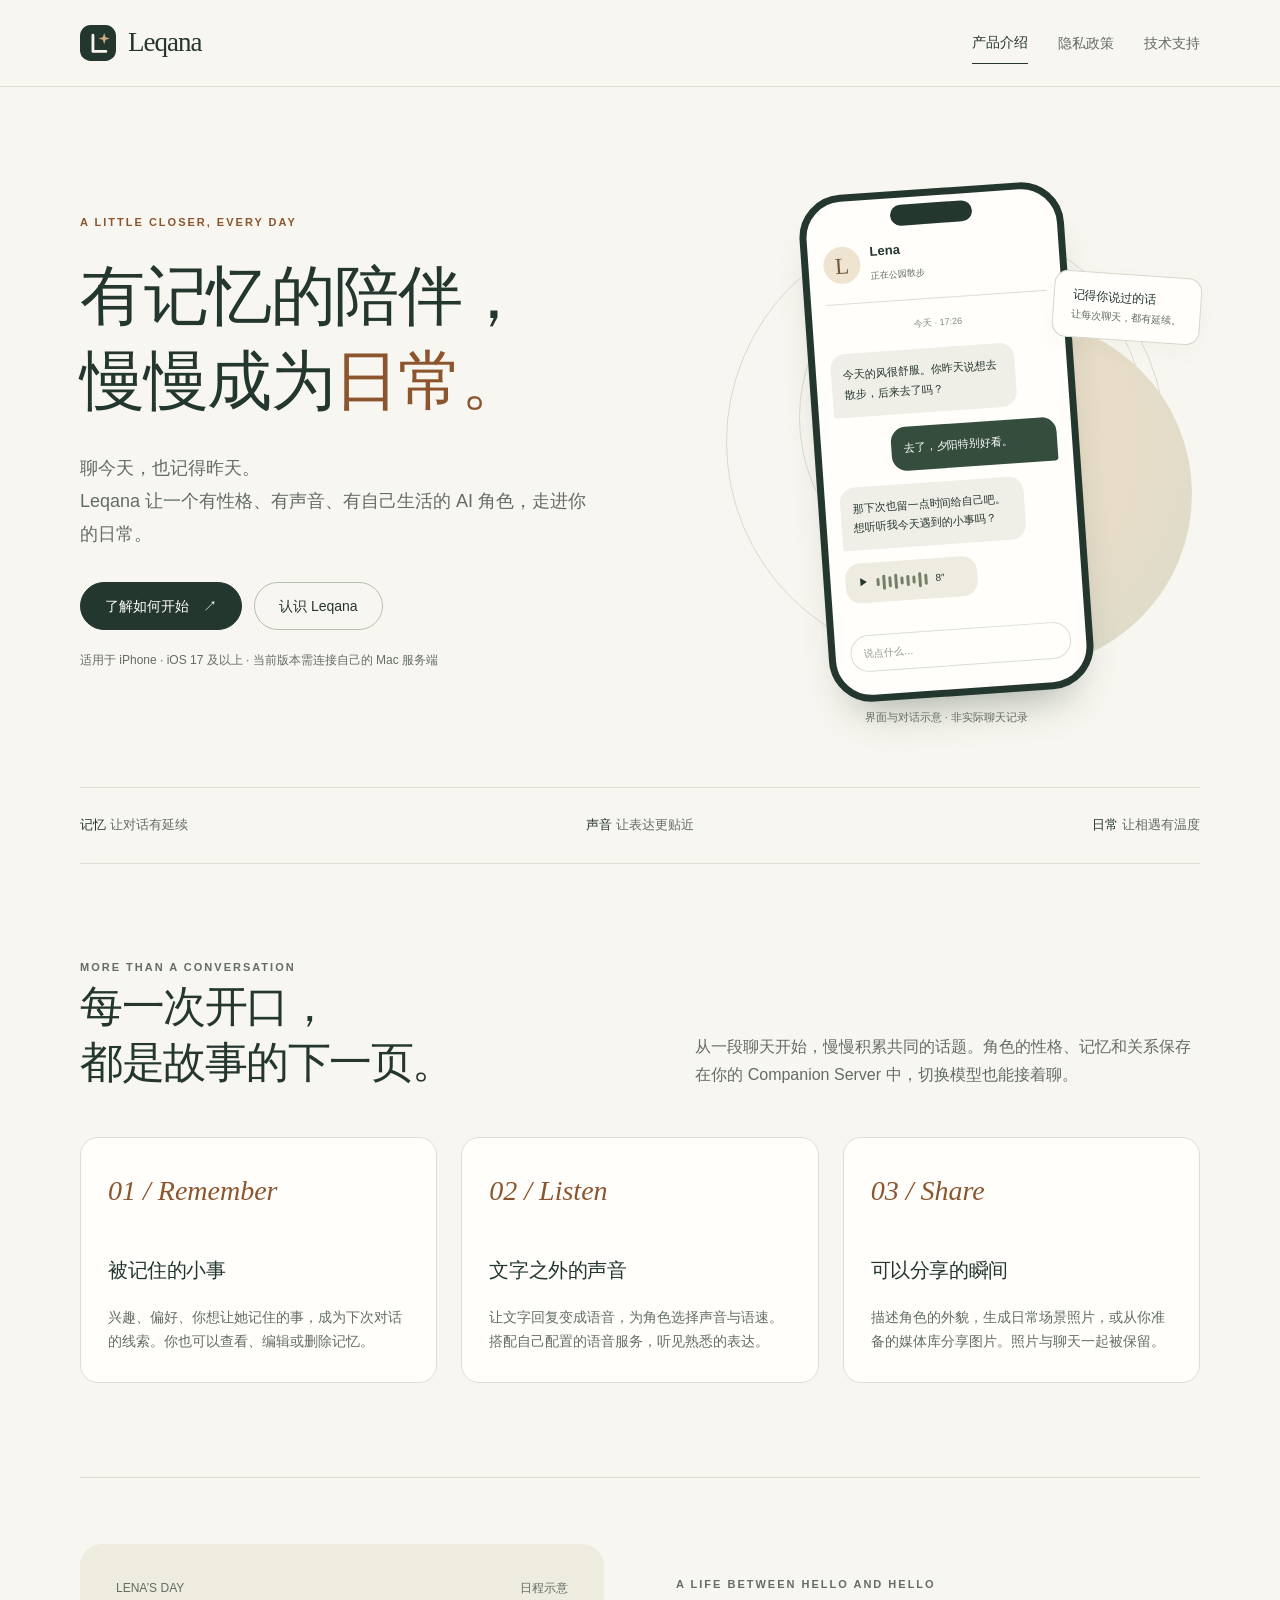
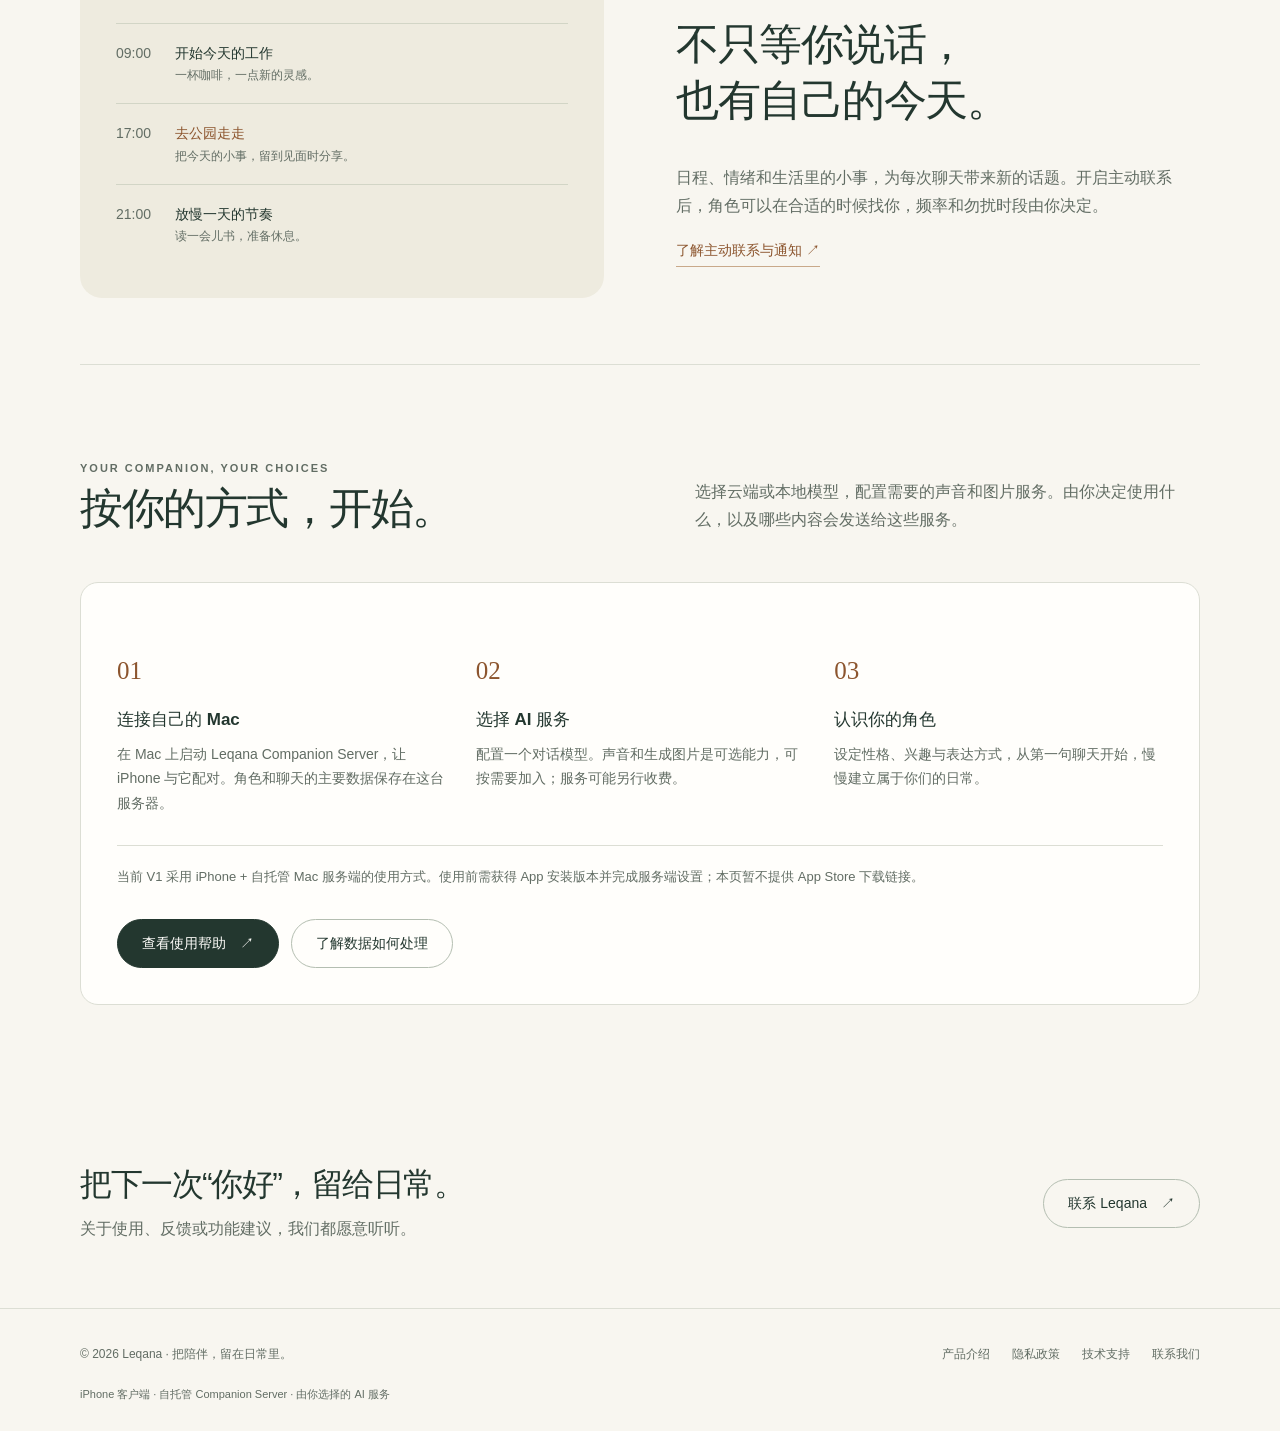
<file: website/index.html>
<!doctype html>
<html lang="zh-CN">
  <head>
    <meta charset="utf-8" />
    <meta name="viewport" content="width=device-width, initial-scale=1" />
    <meta
      name="description"
      content="Leqana 是一款 iPhone AI 陪伴应用。持续的聊天、记忆、声音与日常生活，连接你自己的 Mac 服务端，选择适合你的 AI 模型。"
    />
    <meta name="theme-color" content="#23372f" />
    <meta name="referrer" content="strict-origin-when-cross-origin" />
    <meta property="og:type" content="website" />
    <meta property="og:locale" content="zh_CN" />
    <meta property="og:site_name" content="Leqana" />
    <meta property="og:title" content="Leqana — 有记忆的 AI 陪伴" />
    <meta
      property="og:description"
      content="Leqana 是一款 iPhone AI 陪伴应用。持续的聊天、记忆、声音与日常生活，连接你自己的 Mac 服务端，选择适合你的 AI 模型。"
    />
    <title>Leqana — 有记忆的 AI 陪伴</title>
    <link rel="icon" href="assets/mark.svg" type="image/svg+xml" />
    <link rel="stylesheet" href="assets/styles.css" />
  </head>
  <body>
    <a class="skip-link" href="#main">跳到正文</a>
    <header class="site-header">
      <div class="wrap header-inner">
        <a class="brand" href="index.html" aria-label="Leqana 首页"
          ><img src="assets/mark.svg" width="36" height="36" alt="" />Leqana</a
        >
        <nav class="site-nav" aria-label="主要导航">
          <a href="index.html" aria-current="page">产品介绍</a
          ><a href="privacy.html">隐私政策</a
          ><a href="support.html">技术支持</a>
        </nav>
      </div>
    </header>

    <main id="main" class="wrap">
      <section class="hero">
        <div class="hero-copy fade-in">
          <p class="eyebrow">A little closer, every day</p>
          <h1>有记忆的陪伴，<br />慢慢成为<em>日常。</em></h1>
          <p class="lead">
            聊今天，也记得昨天。<br />Leqana 让一个有性格、有声音、有自己生活的
            AI 角色，走进你的日常。
          </p>
          <div class="actions">
            <a class="button" href="#get-started"
              >了解如何开始 <span aria-hidden="true">↗</span></a
            ><a class="button secondary" href="#features">认识 Leqana</a>
          </div>
          <p class="hero-note fine">
            适用于 iPhone · iOS 17 及以上 · 当前版本需连接自己的 Mac 服务端
          </p>
        </div>
        <div
          class="hero-art"
          role="img"
          aria-label="聊天界面示意：角色记得用户曾提到的散步计划，并发来语音。"
        >
          <div class="orbit"></div>
          <div class="orbit inner"></div>
          <div class="soft-sun"></div>
          <div class="phone" aria-hidden="true">
            <div class="phone-top">
              <div class="avatar">L</div>
              <div><strong>Lena</strong><small>正在公园散步</small></div>
            </div>
            <div class="phone-day">今天 · 17:26</div>
            <div class="bubble">
              今天的风很舒服。你昨天说想去散步，后来去了吗？
            </div>
            <div class="bubble mine">去了，夕阳特别好看。</div>
            <div class="bubble">
              那下次也留一点时间给自己吧。想听听我今天遇到的小事吗？
            </div>
            <div class="voice">
              <span>▶</span>
              <div class="voice-wave">
                <i></i><i></i><i></i><i></i><i></i><i></i><i></i><i></i><i></i>
              </div>
              <span>8″</span>
            </div>
            <div class="phone-input">说点什么…</div>
          </div>
          <div class="floating-note" aria-hidden="true">
            记得你说过的话<span>让每次聊天，都有延续。</span>
          </div>
          <p class="phone-caption">界面与对话示意 · 非实际聊天记录</p>
        </div>
      </section>
      <div class="hero-bottom">
        <span><b>记忆</b> 让对话有延续</span
        ><span><b>声音</b> 让表达更贴近</span
        ><span><b>日常</b> 让相遇有温度</span>
      </div>
      <section class="section" id="features">
        <div class="section-heading">
          <div>
            <p class="eyebrow">More than a conversation</p>
            <h2>每一次开口，<br />都是故事的下一页。</h2>
          </div>
          <p>
            从一段聊天开始，慢慢积累共同的话题。角色的性格、记忆和关系保存在你的
            Companion Server 中，切换模型也能接着聊。
          </p>
        </div>
        <div class="feature-grid">
          <article class="feature">
            <div class="feature-num">01 / Remember</div>
            <h3>被记住的小事</h3>
            <p>
              兴趣、偏好、你想让她记住的事，成为下次对话的线索。你也可以查看、编辑或删除记忆。
            </p>
          </article>
          <article class="feature">
            <div class="feature-num">02 / Listen</div>
            <h3>文字之外的声音</h3>
            <p>
              让文字回复变成语音，为角色选择声音与语速。搭配自己配置的语音服务，听见熟悉的表达。
            </p>
          </article>
          <article class="feature">
            <div class="feature-num">03 / Share</div>
            <h3>可以分享的瞬间</h3>
            <p>
              描述角色的外貌，生成日常场景照片，或从你准备的媒体库分享图片。照片与聊天一起被保留。
            </p>
          </article>
        </div>
      </section>
      <section class="story">
        <div class="day-card">
          <div class="day-header">
            <span>LENA’S DAY</span><span>日程示意</span>
          </div>
          <div class="schedule-row">
            <time>09:00</time>
            <div>开始今天的工作<span>一杯咖啡，一点新的灵感。</span></div>
          </div>
          <div class="schedule-row current">
            <time>17:00</time>
            <div>去公园走走<span>把今天的小事，留到见面时分享。</span></div>
          </div>
          <div class="schedule-row">
            <time>21:00</time>
            <div>放慢一天的节奏<span>读一会儿书，准备休息。</span></div>
          </div>
        </div>
        <div class="story-copy">
          <p class="eyebrow">A life between hello and hello</p>
          <h2>不只等你说话，<br />也有自己的今天。</h2>
          <p>
            日程、情绪和生活里的小事，为每次聊天带来新的话题。开启主动联系后，角色可以在合适的时候找你，频率和勿扰时段由你决定。
          </p>
          <a class="text-link" href="support.html#notifications"
            >了解主动联系与通知 <span aria-hidden="true">↗</span></a
          >
        </div>
      </section>
      <section class="section" id="get-started">
        <div class="section-heading">
          <div>
            <p class="eyebrow">Your companion, your choices</p>
            <h2>按你的方式，开始。</h2>
          </div>
          <p>
            选择云端或本地模型，配置需要的声音和图片服务。由你决定使用什么，以及哪些内容会发送给这些服务。
          </p>
        </div>
        <div class="setup">
          <ol>
            <li>
              <strong>连接自己的 Mac</strong>在 Mac 上启动 Leqana Companion
              Server，让 iPhone 与它配对。角色和聊天的主要数据保存在这台服务器。
            </li>
            <li>
              <strong>选择 AI 服务</strong
              >配置一个对话模型。声音和生成图片是可选能力，可按需要加入；服务可能另行收费。
            </li>
            <li>
              <strong>认识你的角色</strong
              >设定性格、兴趣与表达方式，从第一句聊天开始，慢慢建立属于你们的日常。
            </li>
          </ol>
          <p class="setup-note">
            当前 V1 采用 iPhone + 自托管 Mac 服务端的使用方式。使用前需获得 App
            安装版本并完成服务端设置；本页暂不提供 App Store 下载链接。
          </p>
          <div class="actions">
            <a class="button" href="support.html"
              >查看使用帮助 <span aria-hidden="true">↗</span></a
            ><a class="button secondary" href="privacy.html"
              >了解数据如何处理</a
            >
          </div>
        </div>
      </section>
      <section class="closing">
        <div>
          <h2>把下一次“你好”，留给日常。</h2>
          <p>关于使用、反馈或功能建议，我们都愿意听听。</p>
        </div>
        <a class="button secondary" href="support.html#contact"
          >联系 Leqana <span aria-hidden="true">↗</span></a
        >
      </section>
    </main>
    <footer class="site-footer">
      <div class="wrap">
        <div class="footer-row">
          <span>© 2026 Leqana · 把陪伴，留在日常里。</span>
          <nav class="footer-links" aria-label="页脚导航">
            <a href="index.html">产品介绍</a><a href="privacy.html">隐私政策</a
            ><a href="support.html">技术支持</a
            ><a href="mailto:brendonmaddes@gmail.com">联系我们</a>
          </nav>
        </div>
        <p class="footer-note">
          iPhone 客户端 · 自托管 Companion Server · 由你选择的 AI 服务
        </p>
      </div>
    </footer>
  </body>
</html>
</file>
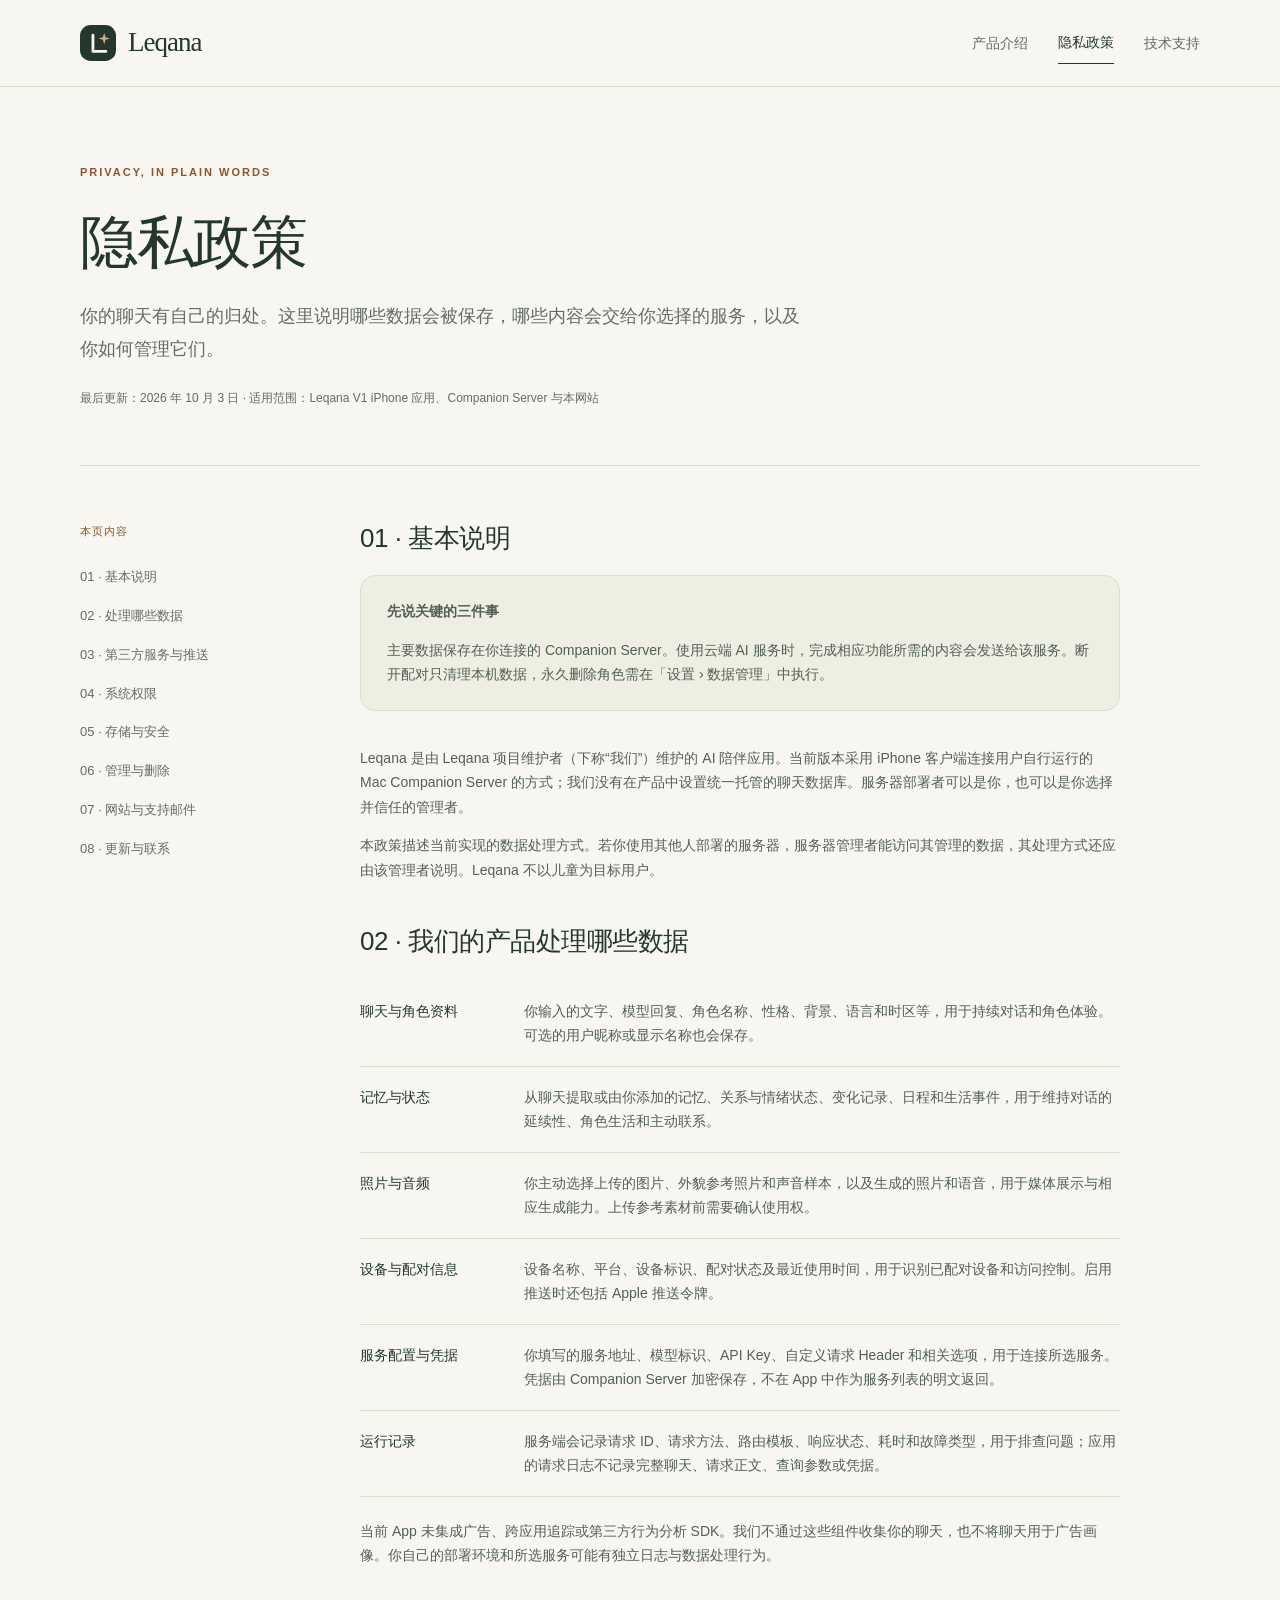
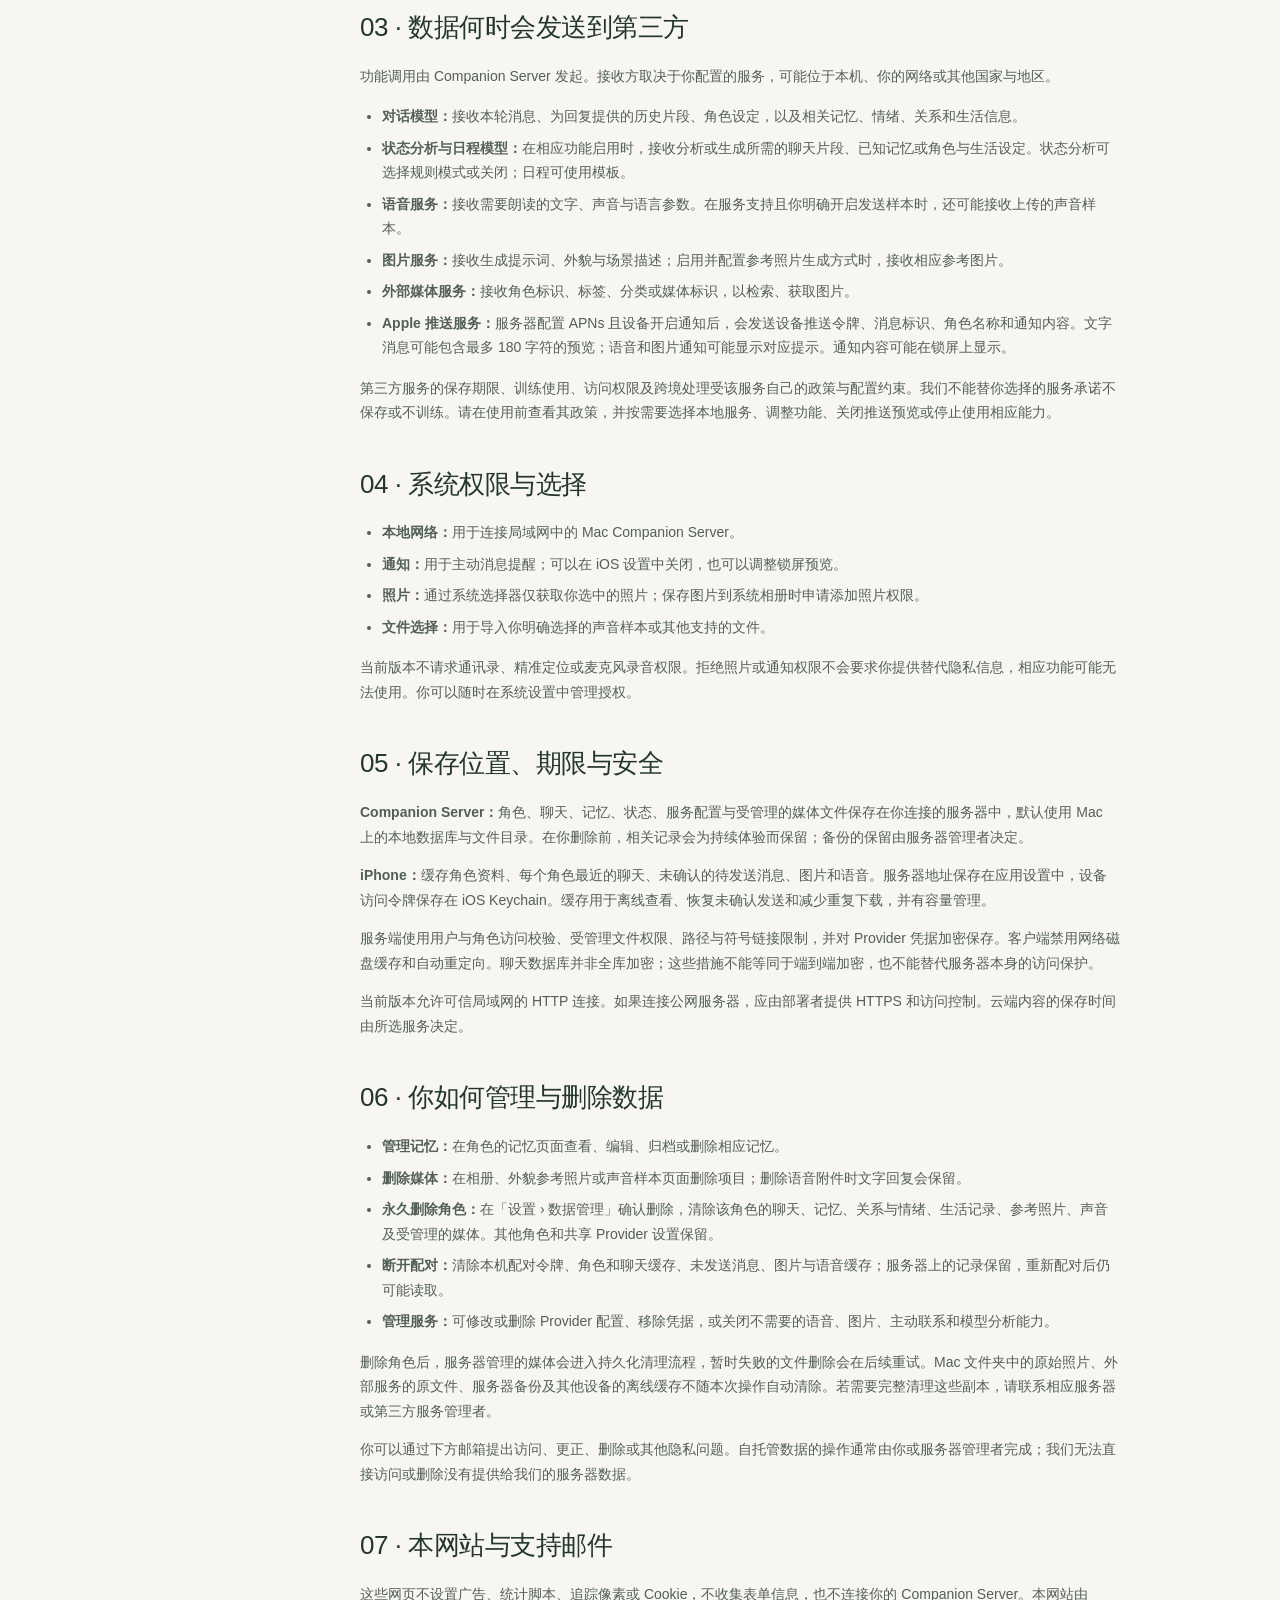
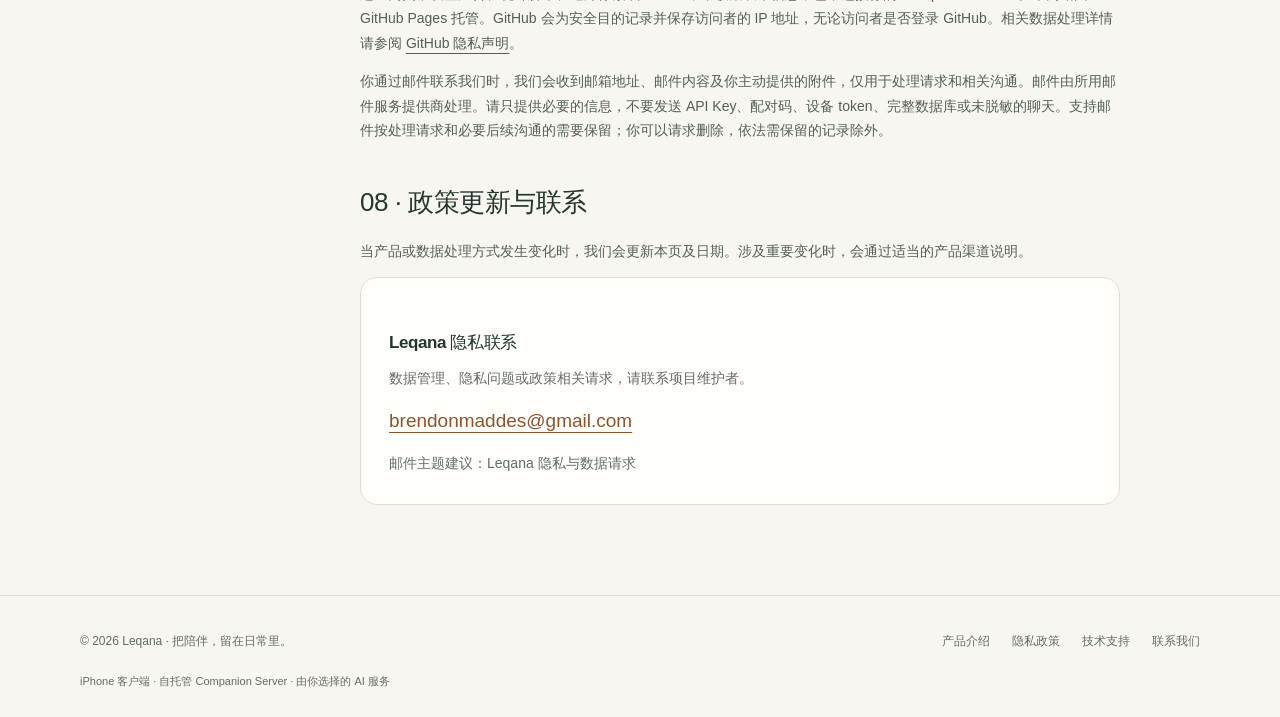
<file: website/privacy.html>
<!doctype html>
<html lang="zh-CN">
  <head>
    <meta charset="utf-8" />
    <meta name="viewport" content="width=device-width, initial-scale=1" />
    <meta
      name="description"
      content="了解 Leqana 如何处理聊天、记忆、照片、声音和设备信息，以及 AI 服务的数据流、权限、存储与删除方式。"
    />
    <meta name="theme-color" content="#23372f" />
    <meta name="referrer" content="strict-origin-when-cross-origin" />
    <meta property="og:type" content="website" />
    <meta property="og:locale" content="zh_CN" />
    <meta property="og:site_name" content="Leqana" />
    <meta property="og:title" content="隐私政策 — Leqana" />
    <meta
      property="og:description"
      content="了解 Leqana 如何处理聊天、记忆、照片、声音和设备信息，以及 AI 服务的数据流、权限、存储与删除方式。"
    />
    <title>隐私政策 — Leqana</title>
    <link rel="icon" href="assets/mark.svg" type="image/svg+xml" />
    <link rel="stylesheet" href="assets/styles.css" />
  </head>
  <body>
    <a class="skip-link" href="#main">跳到正文</a>
    <header class="site-header">
      <div class="wrap header-inner">
        <a class="brand" href="index.html" aria-label="Leqana 首页"
          ><img src="assets/mark.svg" width="36" height="36" alt="" />Leqana</a
        >
        <nav class="site-nav" aria-label="主要导航">
          <a href="index.html">产品介绍</a
          ><a href="privacy.html" aria-current="page">隐私政策</a
          ><a href="support.html">技术支持</a>
        </nav>
      </div>
    </header>

    <main id="main" class="wrap">
      <div class="page-intro">
        <p class="eyebrow">Privacy, in plain words</p>
        <h1>隐私政策</h1>
        <p class="lead">
          你的聊天有自己的归处。这里说明哪些数据会被保存，哪些内容会交给你选择的服务，以及你如何管理它们。
        </p>
        <p class="meta">
          最后更新：2026 年 10 月 3 日 · 适用范围：Leqana V1 iPhone
          应用、Companion Server 与本网站
        </p>
      </div>
      <div class="document-layout">
        <aside class="toc" aria-label="隐私政策目录">
          <p>本页内容</p>
          <a href="#overview">01 · 基本说明</a
          ><a href="#data">02 · 处理哪些数据</a
          ><a href="#providers">03 · 第三方服务与推送</a
          ><a href="#permissions">04 · 系统权限</a
          ><a href="#storage">05 · 存储与安全</a
          ><a href="#deletion">06 · 管理与删除</a
          ><a href="#website">07 · 网站与支持邮件</a
          ><a href="#changes">08 · 更新与联系</a>
        </aside>
        <article class="document">
          <section id="overview">
            <h2>01 · 基本说明</h2>
            <div class="callout">
              <p><strong>先说关键的三件事</strong></p>
              <p>
                主要数据保存在你连接的 Companion Server。使用云端 AI
                服务时，完成相应功能所需的内容会发送给该服务。断开配对只清理本机数据，永久删除角色需在「设置
                › 数据管理」中执行。
              </p>
            </div>
            <p>
              Leqana 是由 Leqana 项目维护者（下称“我们”）维护的 AI
              陪伴应用。当前版本采用 iPhone 客户端连接用户自行运行的 Mac
              Companion Server
              的方式；我们没有在产品中设置统一托管的聊天数据库。服务器部署者可以是你，也可以是你选择并信任的管理者。
            </p>
            <p>
              本政策描述当前实现的数据处理方式。若你使用其他人部署的服务器，服务器管理者能访问其管理的数据，其处理方式还应由该管理者说明。Leqana
              不以儿童为目标用户。
            </p>
          </section>
          <section id="data">
            <h2>02 · 我们的产品处理哪些数据</h2>
            <dl class="data-list">
              <div class="data-row">
                <dt>聊天与角色资料</dt>
                <dd>
                  你输入的文字、模型回复、角色名称、性格、背景、语言和时区等，用于持续对话和角色体验。可选的用户昵称或显示名称也会保存。
                </dd>
              </div>
              <div class="data-row">
                <dt>记忆与状态</dt>
                <dd>
                  从聊天提取或由你添加的记忆、关系与情绪状态、变化记录、日程和生活事件，用于维持对话的延续性、角色生活和主动联系。
                </dd>
              </div>
              <div class="data-row">
                <dt>照片与音频</dt>
                <dd>
                  你主动选择上传的图片、外貌参考照片和声音样本，以及生成的照片和语音，用于媒体展示与相应生成能力。上传参考素材前需要确认使用权。
                </dd>
              </div>
              <div class="data-row">
                <dt>设备与配对信息</dt>
                <dd>
                  设备名称、平台、设备标识、配对状态及最近使用时间，用于识别已配对设备和访问控制。启用推送时还包括
                  Apple 推送令牌。
                </dd>
              </div>
              <div class="data-row">
                <dt>服务配置与凭据</dt>
                <dd>
                  你填写的服务地址、模型标识、API Key、自定义请求 Header
                  和相关选项，用于连接所选服务。凭据由 Companion Server
                  加密保存，不在 App 中作为服务列表的明文返回。
                </dd>
              </div>
              <div class="data-row">
                <dt>运行记录</dt>
                <dd>
                  服务端会记录请求
                  ID、请求方法、路由模板、响应状态、耗时和故障类型，用于排查问题；应用的请求日志不记录完整聊天、请求正文、查询参数或凭据。
                </dd>
              </div>
            </dl>
            <p>
              当前 App 未集成广告、跨应用追踪或第三方行为分析
              SDK。我们不通过这些组件收集你的聊天，也不将聊天用于广告画像。你自己的部署环境和所选服务可能有独立日志与数据处理行为。
            </p>
          </section>
          <section id="providers">
            <h2>03 · 数据何时会发送到第三方</h2>
            <p>
              功能调用由 Companion Server
              发起。接收方取决于你配置的服务，可能位于本机、你的网络或其他国家与地区。
            </p>
            <ul>
              <li>
                <strong>对话模型：</strong
                >接收本轮消息、为回复提供的历史片段、角色设定，以及相关记忆、情绪、关系和生活信息。
              </li>
              <li>
                <strong>状态分析与日程模型：</strong
                >在相应功能启用时，接收分析或生成所需的聊天片段、已知记忆或角色与生活设定。状态分析可选择规则模式或关闭；日程可使用模板。
              </li>
              <li>
                <strong>语音服务：</strong
                >接收需要朗读的文字、声音与语言参数。在服务支持且你明确开启发送样本时，还可能接收上传的声音样本。
              </li>
              <li>
                <strong>图片服务：</strong
                >接收生成提示词、外貌与场景描述；启用并配置参考照片生成方式时，接收相应参考图片。
              </li>
              <li>
                <strong>外部媒体服务：</strong
                >接收角色标识、标签、分类或媒体标识，以检索、获取图片。
              </li>
              <li>
                <strong>Apple 推送服务：</strong>服务器配置 APNs
                且设备开启通知后，会发送设备推送令牌、消息标识、角色名称和通知内容。文字消息可能包含最多
                180
                字符的预览；语音和图片通知可能显示对应提示。通知内容可能在锁屏上显示。
              </li>
            </ul>
            <p>
              第三方服务的保存期限、训练使用、访问权限及跨境处理受该服务自己的政策与配置约束。我们不能替你选择的服务承诺不保存或不训练。请在使用前查看其政策，并按需要选择本地服务、调整功能、关闭推送预览或停止使用相应能力。
            </p>
          </section>
          <section id="permissions">
            <h2>04 · 系统权限与选择</h2>
            <ul>
              <li>
                <strong>本地网络：</strong>用于连接局域网中的 Mac Companion
                Server。
              </li>
              <li>
                <strong>通知：</strong>用于主动消息提醒；可以在 iOS
                设置中关闭，也可以调整锁屏预览。
              </li>
              <li>
                <strong>照片：</strong
                >通过系统选择器仅获取你选中的照片；保存图片到系统相册时申请添加照片权限。
              </li>
              <li>
                <strong>文件选择：</strong
                >用于导入你明确选择的声音样本或其他支持的文件。
              </li>
            </ul>
            <p>
              当前版本不请求通讯录、精准定位或麦克风录音权限。拒绝照片或通知权限不会要求你提供替代隐私信息，相应功能可能无法使用。你可以随时在系统设置中管理授权。
            </p>
          </section>
          <section id="storage">
            <h2>05 · 保存位置、期限与安全</h2>
            <p>
              <strong>Companion Server：</strong
              >角色、聊天、记忆、状态、服务配置与受管理的媒体文件保存在你连接的服务器中，默认使用
              Mac
              上的本地数据库与文件目录。在你删除前，相关记录会为持续体验而保留；备份的保留由服务器管理者决定。
            </p>
            <p>
              <strong>iPhone：</strong
              >缓存角色资料、每个角色最近的聊天、未确认的待发送消息、图片和语音。服务器地址保存在应用设置中，设备访问令牌保存在
              iOS
              Keychain。缓存用于离线查看、恢复未确认发送和减少重复下载，并有容量管理。
            </p>
            <p>
              服务端使用用户与角色访问校验、受管理文件权限、路径与符号链接限制，并对
              Provider
              凭据加密保存。客户端禁用网络磁盘缓存和自动重定向。聊天数据库并非全库加密；这些措施不能等同于端到端加密，也不能替代服务器本身的访问保护。
            </p>
            <p>
              当前版本允许可信局域网的 HTTP
              连接。如果连接公网服务器，应由部署者提供 HTTPS
              和访问控制。云端内容的保存时间由所选服务决定。
            </p>
          </section>
          <section id="deletion">
            <h2>06 · 你如何管理与删除数据</h2>
            <ul>
              <li>
                <strong>管理记忆：</strong
                >在角色的记忆页面查看、编辑、归档或删除相应记忆。
              </li>
              <li>
                <strong>删除媒体：</strong
                >在相册、外貌参考照片或声音样本页面删除项目；删除语音附件时文字回复会保留。
              </li>
              <li>
                <strong>永久删除角色：</strong>在「设置 ›
                数据管理」确认删除，清除该角色的聊天、记忆、关系与情绪、生活记录、参考照片、声音及受管理的媒体。其他角色和共享
                Provider 设置保留。
              </li>
              <li>
                <strong>断开配对：</strong
                >清除本机配对令牌、角色和聊天缓存、未发送消息、图片与语音缓存；服务器上的记录保留，重新配对后仍可能读取。
              </li>
              <li>
                <strong>管理服务：</strong>可修改或删除 Provider
                配置、移除凭据，或关闭不需要的语音、图片、主动联系和模型分析能力。
              </li>
            </ul>
            <p>
              删除角色后，服务器管理的媒体会进入持久化清理流程，暂时失败的文件删除会在后续重试。Mac
              文件夹中的原始照片、外部服务的原文件、服务器备份及其他设备的离线缓存不随本次操作自动清除。若需要完整清理这些副本，请联系相应服务器或第三方服务管理者。
            </p>
            <p>
              你可以通过下方邮箱提出访问、更正、删除或其他隐私问题。自托管数据的操作通常由你或服务器管理者完成；我们无法直接访问或删除没有提供给我们的服务器数据。
            </p>
          </section>
          <section id="website">
            <h2>07 · 本网站与支持邮件</h2>
            <p>
              这些网页不设置广告、统计脚本、追踪像素或
              Cookie，不收集表单信息，也不连接你的 Companion
              Server。本网站由 GitHub Pages 托管。GitHub 会为安全目的记录并保存访问者的 IP
              地址，无论访问者是否登录 GitHub。相关数据处理详情请参阅
              <a href="https://docs.github.com/en/site-policy/privacy-policies/github-general-privacy-statement">GitHub 隐私声明</a>。
            </p>
            <p>
              你通过邮件联系我们时，我们会收到邮箱地址、邮件内容及你主动提供的附件，仅用于处理请求和相关沟通。邮件由所用邮件服务提供商处理。请只提供必要的信息，不要发送
              API Key、配对码、设备
              token、完整数据库或未脱敏的聊天。支持邮件按处理请求和必要后续沟通的需要保留；你可以请求删除，依法需保留的记录除外。
            </p>
          </section>
          <section id="changes">
            <h2>08 · 政策更新与联系</h2>
            <p>
              当产品或数据处理方式发生变化时，我们会更新本页及日期。涉及重要变化时，会通过适当的产品渠道说明。
            </p>
            <div class="contact-panel">
              <h3>Leqana 隐私联系</h3>
              <p>数据管理、隐私问题或政策相关请求，请联系项目维护者。</p>
              <a
                class="email"
                href="mailto:brendonmaddes@gmail.com?subject=Leqana%20%E9%9A%90%E7%A7%81%E4%B8%8E%E6%95%B0%E6%8D%AE%E8%AF%B7%E6%B1%82"
                >brendonmaddes@gmail.com</a
              >
              <p class="fine" style="margin-top: 14px; margin-bottom: 0">
                邮件主题建议：Leqana 隐私与数据请求
              </p>
            </div>
          </section>
        </article>
      </div>
    </main>
    <footer class="site-footer">
      <div class="wrap">
        <div class="footer-row">
          <span>© 2026 Leqana · 把陪伴，留在日常里。</span>
          <nav class="footer-links" aria-label="页脚导航">
            <a href="index.html">产品介绍</a><a href="privacy.html">隐私政策</a
            ><a href="support.html">技术支持</a
            ><a href="mailto:brendonmaddes@gmail.com">联系我们</a>
          </nav>
        </div>
        <p class="footer-note">
          iPhone 客户端 · 自托管 Companion Server · 由你选择的 AI 服务
        </p>
      </div>
    </footer>
  </body>
</html>
</file>
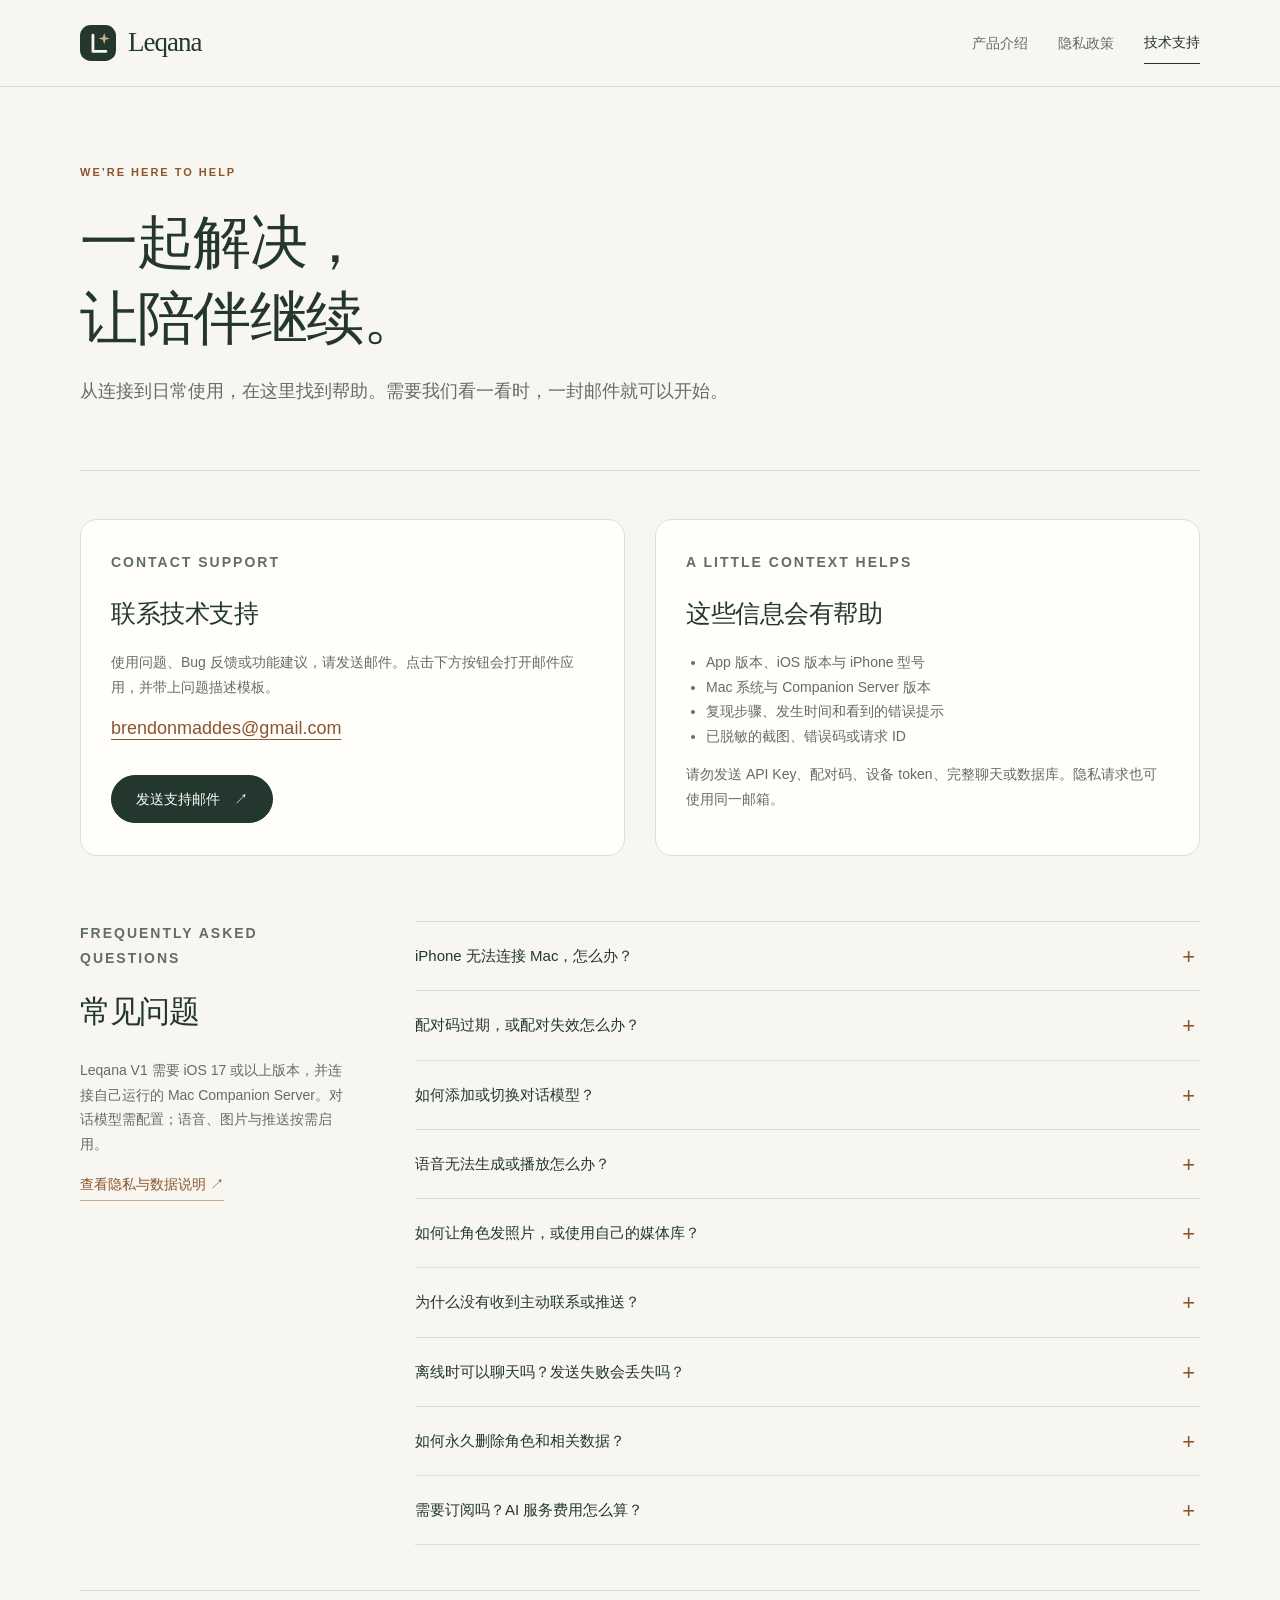
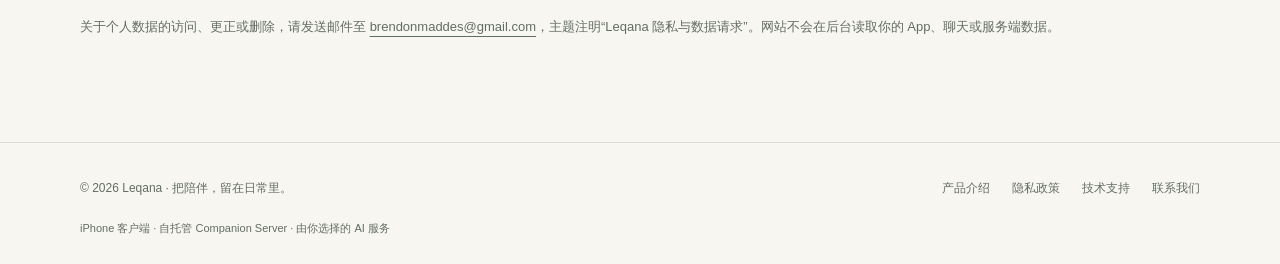
<file: website/support.html>
<!doctype html>
<html lang="zh-CN">
  <head>
    <meta charset="utf-8" />
    <meta name="viewport" content="width=device-width, initial-scale=1" />
    <meta
      name="description"
      content="Leqana 使用帮助与技术支持：连接 Mac、配置 AI 服务、语音和图片、通知、离线消息与删除数据。通过邮件联系维护者。"
    />
    <meta name="theme-color" content="#23372f" />
    <meta name="referrer" content="strict-origin-when-cross-origin" />
    <meta property="og:type" content="website" />
    <meta property="og:locale" content="zh_CN" />
    <meta property="og:site_name" content="Leqana" />
    <meta property="og:title" content="技术支持 — Leqana" />
    <meta
      property="og:description"
      content="Leqana 使用帮助与技术支持：连接 Mac、配置 AI 服务、语音和图片、通知、离线消息与删除数据。通过邮件联系维护者。"
    />
    <title>技术支持 — Leqana</title>
    <link rel="icon" href="assets/mark.svg" type="image/svg+xml" />
    <link rel="stylesheet" href="assets/styles.css" />
  </head>
  <body>
    <a class="skip-link" href="#main">跳到正文</a>
    <header class="site-header">
      <div class="wrap header-inner">
        <a class="brand" href="index.html" aria-label="Leqana 首页"
          ><img src="assets/mark.svg" width="36" height="36" alt="" />Leqana</a
        >
        <nav class="site-nav" aria-label="主要导航">
          <a href="index.html">产品介绍</a><a href="privacy.html">隐私政策</a
          ><a href="support.html" aria-current="page">技术支持</a>
        </nav>
      </div>
    </header>

    <main id="main" class="wrap">
      <div class="page-intro">
        <p class="eyebrow">We’re here to help</p>
        <h1>一起解决，<br />让陪伴继续。</h1>
        <p class="lead">
          从连接到日常使用，在这里找到帮助。需要我们看一看时，一封邮件就可以开始。
        </p>
      </div>
      <div class="support-body">
        <div class="support-top">
          <section class="support-card" id="contact">
            <p class="eyebrow">Contact support</p>
            <h2>联系技术支持</h2>
            <p>
              使用问题、Bug
              反馈或功能建议，请发送邮件。点击下方按钮会打开邮件应用，并带上问题描述模板。
            </p>
            <a class="email" href="mailto:brendonmaddes@gmail.com"
              >brendonmaddes@gmail.com</a
            >
            <div class="actions">
              <a
                class="button"
                href="mailto:brendonmaddes@gmail.com?subject=Leqana%20%E6%8A%80%E6%9C%AF%E6%94%AF%E6%8C%81&body=%E4%BD%A0%E5%A5%BD%EF%BC%8C%E6%88%91%E5%9C%A8%E4%BD%BF%E7%94%A8%20Leqana%20%E6%97%B6%E9%81%87%E5%88%B0%E9%97%AE%E9%A2%98%E3%80%82%0A%0AApp%20%E7%89%88%E6%9C%AC%EF%BC%9A%0AiOS%20%E7%89%88%E6%9C%AC%E4%B8%8E%E8%AE%BE%E5%A4%87%E5%9E%8B%E5%8F%B7%EF%BC%9A%0AMac%20%E7%B3%BB%E7%BB%9F%E4%B8%8E%20Server%20%E7%89%88%E6%9C%AC%EF%BC%9A%0A%E9%97%AE%E9%A2%98%E5%8F%91%E7%94%9F%E6%97%B6%E9%97%B4%EF%BC%88%E5%90%AB%E6%97%B6%E5%8C%BA%EF%BC%89%EF%BC%9A%0A%E5%A4%8D%E7%8E%B0%E6%AD%A5%E9%AA%A4%EF%BC%9A%0A%E9%A1%B5%E9%9D%A2%E6%98%BE%E7%A4%BA%E7%9A%84%E9%94%99%E8%AF%AF%E7%A0%81%20/%20%E8%AF%B7%E6%B1%82%20ID%EF%BC%9A%0A%0A%E6%88%91%E6%9C%9F%E6%9C%9B%E7%9A%84%E7%BB%93%E6%9E%9C%EF%BC%9A%0A%E5%AE%9E%E9%99%85%E7%BB%93%E6%9E%9C%EF%BC%9A%0A%0A%E8%AF%B7%E5%8B%BF%E9%99%84%E4%B8%8A%20API%20Key%E3%80%81%E9%85%8D%E5%AF%B9%E7%A0%81%E3%80%81%E8%AE%BE%E5%A4%87%20token%E3%80%81%E5%AE%8C%E6%95%B4%E8%81%8A%E5%A4%A9%E6%88%96%E6%95%B0%E6%8D%AE%E5%BA%93%E3%80%82"
                >发送支持邮件 <span aria-hidden="true">↗</span></a
              >
            </div>
          </section>
          <section class="support-card">
            <p class="eyebrow">A little context helps</p>
            <h2>这些信息会有帮助</h2>
            <ul>
              <li>App 版本、iOS 版本与 iPhone 型号</li>
              <li>Mac 系统与 Companion Server 版本</li>
              <li>复现步骤、发生时间和看到的错误提示</li>
              <li>已脱敏的截图、错误码或请求 ID</li>
            </ul>
            <p class="fine">
              请勿发送 API Key、配对码、设备
              token、完整聊天或数据库。隐私请求也可使用同一邮箱。
            </p>
          </section>
        </div>
        <div class="faq-wrap">
          <div class="faq-intro">
            <p class="eyebrow">Frequently asked questions</p>
            <h2>常见问题</h2>
            <p>
              Leqana V1 需要 iOS 17 或以上版本，并连接自己运行的 Mac Companion
              Server。对话模型需配置；语音、图片与推送按需启用。
            </p>
            <a class="text-link" href="privacy.html"
              >查看隐私与数据说明 <span aria-hidden="true">↗</span></a
            >
          </div>
          <section class="faq" aria-label="常见问题与解答">
            <details id="connection">
              <summary>iPhone 无法连接 Mac，怎么办？</summary>
              <div class="faq-answer">
                <ol>
                  <li>确认 Mac 上的 Leqana Server 正在运行，且 Mac 未休眠。</li>
                  <li>
                    让 iPhone 与 Mac 连接同一网络。在 App 输入 Mac
                    的局域网地址和端口，例如 <code>192.168.1.10:8787</code>。
                  </li>
                  <li>
                    检查 iOS「设置 › Leqana」中的本地网络权限，以及 Mac
                    防火墙是否允许访问。
                  </li>
                  <li>
                    先点「检查连接」，再输入未过期的配对码。配对码有效期为 15
                    分钟。
                  </li>
                </ol>
                <p>
                  真机上的 <code>127.0.0.1</code> 指向 iPhone 本身；它仅适合在
                  Mac 上的 iOS 模拟器连接同机
                  Server。公网连接需要可访问的部署地址及安全配置。
                </p>
              </div>
            </details>
            <details id="pairing">
              <summary>配对码过期，或配对失效怎么办？</summary>
              <div class="faq-answer">
                <p>
                  在 Mac 的 Server 管理工具中生成新的配对码，再在 App
                  中重新配对。设备被注销、令牌失效或服务器被重新初始化时，也需要重新配对。
                </p>
                <p>
                  断开配对会清除本机缓存和未发送消息，但不会删除原服务器上的角色数据。重新配对到同一服务器后，可再次读取服务器历史。
                </p>
              </div>
            </details>
            <details id="providers">
              <summary>如何添加或切换对话模型？</summary>
              <div class="faq-answer">
                <p>
                  打开「设置 › Providers」，添加对话 Provider，填写服务提供的
                  Base URL、API Key（需要时）和 Model
                  ID，先测试连接或生成，再保存。在聊天顶部的模型菜单中选择自动或指定服务。
                </p>
                <p>
                  本地模型需先在 Mac 上启动兼容服务，再使用「发现 Mac
                  上的本地模型」。切换服务会保留由 Companion Core
                  管理的角色、聊天、记忆与关系；下一条回复的上下文会发送到新选择的模型。
                </p>
              </div>
            </details>
            <details id="voice">
              <summary>语音无法生成或播放怎么办？</summary>
              <div class="faq-answer">
                <p>
                  先在语音 Provider
                  中测试朗读，再到角色的「声音」设置中选择服务、填写 Voice ID
                  并试听。确保所选服务支持当前接口、声音与返回格式。
                </p>
                <p>
                  部分 Ogg / Opus 返回格式需要 Mac 安装 FFmpeg，由 Server
                  转换成可播放格式。语音失败不会丢失文字回复，可以在消息处重试。服务需要付费时，请同时检查余额与权限。
                </p>
              </div>
            </details>
            <details id="photos">
              <summary>如何让角色发照片，或使用自己的媒体库？</summary>
              <div class="faq-answer">
                <p>
                  生成照片需要配置图片 Provider，再在「她 ›
                  外貌与照片」填写外貌与参考素材。在相册设置中控制每日上限与是否允许发送。
                </p>
                <p>
                  可直接从 iPhone 上传照片；也可将照片放到「相册 › 设置」显示的
                  Mac
                  角色专属目录中，然后扫描。请使用显示的路径，同名角色的目录也彼此独立。你编辑的标签可以帮助角色挑选照片。
                </p>
                <p>上传参考照片或声音样本前，请确认你拥有相应使用权。</p>
              </div>
            </details>
            <details id="notifications">
              <summary>为什么没有收到主动联系或推送？</summary>
              <div class="faq-answer">
                <p>
                  在角色「主动联系」设置里确认功能已启用，并检查勿扰时段、联系频率、最小间隔和角色是否正在睡觉。策略不满足条件时，角色不会立即联系。
                </p>
                <p>
                  系统推送还需要 Mac Server 配置 APNs、App 签名支持推送，以及
                  iPhone
                  的通知授权。未配置推送时，主动消息仍会保存在服务器，重新打开
                  App 可以查看。可以在系统设置中控制锁屏预览。
                </p>
              </div>
            </details>
            <details id="offline">
              <summary>离线时可以聊天吗？发送失败会丢失吗？</summary>
              <div class="faq-answer">
                <p>
                  离线时可以查看已缓存的近期聊天，生成新回复仍需连接 Companion
                  Server
                  及相应模型。已经尝试发送但未收到确认的消息会保存在本机，重新打开
                  App 后可以点重试。
                </p>
                <p>
                  重试沿用同一消息 ID，Server
                  会去重；如果服务器历史已包含这条消息，App
                  会消除待重试项。写操作不会无限自动重试。断开配对会清除本机未发送消息，因此请先处理你希望保留的内容。
                </p>
              </div>
            </details>
            <details id="deletion">
              <summary>如何永久删除角色和相关数据？</summary>
              <div class="faq-answer">
                <p>
                  进入「设置 ›
                  数据管理」，选择删除当前角色并确认。会删除这个角色的聊天、记忆、状态、生活记录及服务器管理的照片和声音，并清理本机缓存。
                </p>
                <p>
                  其他角色和 Provider 设置保留。Mac
                  文件夹原照片、外部媒体服务原文件、备份及其他设备离线副本需要另行处理。遇到暂时性文件删除失败，Server
                  会保留清理任务并重试。详细范围见<a
                    href="privacy.html#deletion"
                    >隐私政策的数据删除说明</a
                  >。
                </p>
              </div>
            </details>
            <details id="cost">
              <summary>需要订阅吗？AI 服务费用怎么算？</summary>
              <div class="faq-answer">
                <p>
                  这份 V1
                  项目目前没有应用内订阅或付款功能。你选择的云端对话、语音、图片或外部媒体服务可能独立收费；本地模型则取决于你使用的设备和服务。
                </p>
                <p>
                  本页没有承诺应用商店正式版本的价格或发行日期，实际下载与价格信息以正式发布渠道为准。
                </p>
              </div>
            </details>
          </section>
        </div>
        <p class="support-footer">
          关于个人数据的访问、更正或删除，请发送邮件至
          <a
            href="mailto:brendonmaddes@gmail.com?subject=Leqana%20%E9%9A%90%E7%A7%81%E4%B8%8E%E6%95%B0%E6%8D%AE%E8%AF%B7%E6%B1%82"
            >brendonmaddes@gmail.com</a
          >，主题注明“Leqana 隐私与数据请求”。网站不会在后台读取你的
          App、聊天或服务端数据。
        </p>
      </div>
    </main>
    <footer class="site-footer">
      <div class="wrap">
        <div class="footer-row">
          <span>© 2026 Leqana · 把陪伴，留在日常里。</span>
          <nav class="footer-links" aria-label="页脚导航">
            <a href="index.html">产品介绍</a><a href="privacy.html">隐私政策</a
            ><a href="support.html">技术支持</a
            ><a href="mailto:brendonmaddes@gmail.com">联系我们</a>
          </nav>
        </div>
        <p class="footer-note">
          iPhone 客户端 · 自托管 Companion Server · 由你选择的 AI 服务
        </p>
      </div>
    </footer>
  </body>
</html>
</file>
<file: website/assets/styles.css>
:root {
  color-scheme: light;
  --paper: #f8f6f0;
  --ink: #23372f;
  --muted: #626d64;
  --line: #dcded4;
  --cream: #eeebdf;
  --copper: #8c552e;
  --white: #fffefb;
  --serif: Georgia, "Songti SC", "Noto Serif CJK SC", serif;
  --sans:
    -apple-system, BlinkMacSystemFont, "Segoe UI", "PingFang SC",
    "Microsoft YaHei", sans-serif;
}
* {
  box-sizing: border-box;
}
html {
  scroll-behavior: smooth;
  scroll-padding-top: 100px;
}
body {
  margin: 0;
  background: var(--paper);
  color: var(--ink);
  font-family: var(--sans);
  font-size: 16px;
  line-height: 1.75;
  -webkit-font-smoothing: antialiased;
}
a {
  color: inherit;
  text-underline-offset: 5px;
}
button,
input {
  font: inherit;
}
::selection {
  background: #d9e1cf;
}
a:focus-visible,
summary:focus-visible {
  outline: 3px solid var(--copper);
  outline-offset: 5px;
  border-radius: 3px;
}
.skip-link {
  position: absolute;
  left: 20px;
  top: -80px;
  z-index: 20;
  padding: 10px 20px;
  background: var(--ink);
  color: white;
}
.skip-link:focus {
  top: 12px;
}
.wrap {
  width: min(1120px, calc(100% - 80px));
  margin-inline: auto;
}
.site-header {
  position: sticky;
  top: 0;
  z-index: 10;
  border-bottom: 1px solid var(--line);
  background: rgba(248, 246, 240, 0.96);
  backdrop-filter: blur(16px);
}
.header-inner {
  height: 86px;
  display: flex;
  align-items: center;
  justify-content: space-between;
  gap: 24px;
}
.brand {
  display: inline-flex;
  align-items: center;
  gap: 12px;
  text-decoration: none;
  font-family: var(--serif);
  font-size: 27px;
  letter-spacing: -1px;
}
.brand img {
  width: 36px;
  height: 36px;
}
.site-nav {
  display: flex;
  gap: 30px;
  align-items: center;
  font-size: 14px;
}
.site-nav a {
  text-decoration: none;
  padding: 8px 0;
  color: var(--muted);
}
.site-nav a:hover,
.site-nav a[aria-current="page"] {
  color: var(--ink);
}
.site-nav a[aria-current="page"] {
  border-bottom: 1px solid var(--ink);
}
.eyebrow {
  margin: 0 0 22px;
  font-size: 11px;
  font-weight: 650;
  letter-spacing: 2px;
  text-transform: uppercase;
  color: var(--copper);
}
h1,
h2,
h3,
p {
  margin-top: 0;
}
h1,
h2 {
  font-weight: 450;
  letter-spacing: -1.5px;
  line-height: 1.3;
}
h1 {
  font-size: clamp(40px, 5.1vw, 68px);
}
h2 {
  font-size: clamp(30px, 3.5vw, 43px);
}
h3 {
  font-size: 20px;
  line-height: 1.5;
  font-weight: 550;
  letter-spacing: -0.4px;
}
.lead {
  font-size: 18px;
  line-height: 1.85;
  color: var(--muted);
  max-width: 520px;
}
.button {
  display: inline-flex;
  align-items: center;
  justify-content: center;
  gap: 14px;
  min-height: 48px;
  padding: 11px 24px;
  border-radius: 999px;
  background: var(--ink);
  color: var(--white);
  text-decoration: none;
  font-size: 14px;
  border: 1px solid var(--ink);
  transition: background 0.18s;
}
.button:hover {
  background: #365244;
}
.button.secondary {
  background: transparent;
  color: var(--ink);
  border-color: #b4beb1;
}
.button.secondary:hover {
  background: var(--cream);
}
.actions {
  display: flex;
  flex-wrap: wrap;
  gap: 12px;
  margin-top: 30px;
}
.hero {
  display: grid;
  grid-template-columns: 1.1fr 1fr;
  gap: 54px;
  align-items: center;
  padding-block: 90px 80px;
}
.hero-copy h1 {
  margin-bottom: 28px;
}
.hero-copy h1 em {
  font-style: normal;
  color: var(--copper);
}
.fine {
  font-size: 12px;
  color: var(--muted);
}
.hero-note {
  margin: 20px 0 0;
}
.hero-art {
  position: relative;
  min-height: 530px;
  display: flex;
  align-items: center;
  justify-content: center;
  isolation: isolate;
}
.orbit {
  position: absolute;
  border: 1px solid #d9d9cd;
  border-radius: 50%;
  width: 440px;
  height: 440px;
  z-index: -2;
}
.orbit.inner {
  width: 345px;
  height: 345px;
  transform: translate(25px, -25px);
}
.soft-sun {
  position: absolute;
  width: 350px;
  height: 350px;
  bottom: 38px;
  right: 8px;
  border-radius: 50%;
  background: radial-gradient(circle at 35% 35%, #eee1c7, #e6dcc8 55%, #d8dcca);
  z-index: -1;
}
.phone {
  width: 265px;
  height: 508px;
  border: 7px solid #23372f;
  border-radius: 43px;
  background: var(--white);
  box-shadow: 0 28px 45px -25px #34463678;
  overflow: hidden;
  transform: rotate(-4deg);
  position: relative;
  padding: 31px 15px 14px;
}
.phone:before {
  content: "";
  position: absolute;
  width: 82px;
  height: 21px;
  border-radius: 20px;
  background: var(--ink);
  top: 7px;
  left: calc(50% - 41px);
}
.phone-top {
  display: flex;
  align-items: center;
  gap: 10px;
  border-bottom: 1px solid var(--line);
  padding: 10px 0 15px;
  font-size: 13px;
}
.avatar {
  width: 37px;
  height: 37px;
  border-radius: 50%;
  background: #eee4d0;
  display: grid;
  place-items: center;
  font-family: var(--serif);
  font-size: 23px;
  color: #72593b;
}
.phone-top strong {
  display: block;
  font-weight: 550;
}
.phone-top small {
  font-size: 9px;
  color: var(--muted);
}
.phone-day {
  text-align: center;
  color: #7e887c;
  font-size: 9px;
  padding: 17px 0;
}
.bubble {
  background: #efeee7;
  border-radius: 15px 15px 15px 3px;
  padding: 12px;
  margin-bottom: 13px;
  font-size: 11px;
  line-height: 1.8;
  max-width: 184px;
}
.bubble.mine {
  margin-left: auto;
  background: #344d3d;
  color: #fff;
  border-radius: 15px 15px 3px 15px;
  max-width: 166px;
}
.voice {
  display: flex;
  align-items: center;
  gap: 8px;
  padding: 11px 13px;
  border-radius: 15px;
  background: #eeebe0;
  width: 132px;
  font-size: 10px;
}
.voice-wave {
  display: flex;
  gap: 3px;
  align-items: center;
  height: 18px;
}
.voice-wave i {
  width: 3px;
  background: #738067;
  border-radius: 5px;
  height: 8px;
}
.voice-wave i:nth-child(2n) {
  height: 15px;
}
.voice-wave i:nth-child(3n) {
  height: 11px;
}
.phone-input {
  position: absolute;
  bottom: 23px;
  left: 15px;
  right: 15px;
  border: 1px solid #d9dfd3;
  border-radius: 20px;
  padding: 9px 12px;
  color: #8e968a;
  font-size: 10px;
}
.phone-caption {
  position: absolute;
  bottom: -31px;
  left: 0;
  right: 0;
  text-align: center;
  font-size: 11px;
  color: var(--muted);
}
.floating-note {
  position: absolute;
  right: -1px;
  top: 97px;
  border: 1px solid #d6d8cb;
  border-radius: 14px;
  background: var(--white);
  padding: 13px 18px;
  font-size: 12px;
  box-shadow: 0 8px 24px #23372f08;
  transform: rotate(4deg);
}
.floating-note span {
  display: block;
  font-size: 10px;
  color: var(--muted);
}
.hero-bottom {
  display: flex;
  justify-content: space-between;
  gap: 20px;
  padding: 26px 0;
  border-top: 1px solid var(--line);
  border-bottom: 1px solid var(--line);
  font-size: 13px;
  color: var(--muted);
}
.hero-bottom b {
  color: var(--ink);
  font-weight: 500;
}
.section {
  padding: 94px 0;
}
.section-heading {
  display: grid;
  grid-template-columns: 1.1fr 1fr;
  gap: 60px;
  margin-bottom: 46px;
  align-items: end;
}
.section-heading h2 {
  margin-bottom: 0;
}
.section-heading p {
  color: var(--muted);
  margin-bottom: 2px;
}
.feature-grid {
  display: grid;
  grid-template-columns: repeat(3, 1fr);
  gap: 24px;
}
.feature {
  padding: 28px 27px;
  border: 1px solid var(--line);
  border-radius: 18px;
  background: var(--white);
}
.feature-num {
  font-family: var(--serif);
  font-style: italic;
  color: var(--copper);
  font-size: 28px;
  margin-bottom: 40px;
}
.feature p {
  font-size: 14px;
  color: var(--muted);
  margin-bottom: 0;
}
.story {
  display: grid;
  grid-template-columns: 1fr 1fr;
  gap: 72px;
  align-items: center;
  border-block: 1px solid var(--line);
  padding: 66px 0;
}
.day-card {
  background: var(--cream);
  border-radius: 22px;
  padding: 34px 36px;
}
.day-header {
  display: flex;
  justify-content: space-between;
  font-size: 12px;
  color: var(--muted);
  margin-bottom: 24px;
}
.schedule-row {
  padding: 17px 0;
  display: flex;
  gap: 24px;
  border-top: 1px solid #d2d5c6;
  font-size: 14px;
}
.schedule-row time {
  font-variant-numeric: tabular-nums;
  color: var(--muted);
}
.schedule-row span {
  display: block;
  font-size: 12px;
  color: var(--muted);
}
.schedule-row.current {
  color: var(--copper);
}
.story-copy p {
  color: var(--muted);
}
.text-link {
  display: inline-block;
  font-size: 14px;
  color: var(--copper);
  text-decoration: none;
  border-bottom: 1px solid #c9a98a;
  padding-bottom: 3px;
}
.setup {
  padding: 36px;
  border: 1px solid var(--line);
  border-radius: 18px;
  background: var(--white);
}
.setup ol {
  list-style: none;
  padding: 0;
  display: grid;
  grid-template-columns: repeat(3, 1fr);
  gap: 30px;
  margin: 30px 0;
}
.setup li {
  counter-increment: step;
  font-size: 14px;
  color: var(--muted);
}
.setup ol {
  counter-reset: step;
}
.setup li:before {
  content: "0" counter(step);
  display: block;
  font-family: var(--serif);
  color: var(--copper);
  font-size: 25px;
  margin-bottom: 12px;
}
.setup li strong {
  display: block;
  color: var(--ink);
  font-size: 17px;
  margin-bottom: 7px;
  font-weight: 550;
}
.setup-note {
  border-top: 1px solid var(--line);
  padding-top: 20px;
  color: var(--muted);
  font-size: 13px;
  margin-bottom: 0;
}
.closing {
  display: flex;
  justify-content: space-between;
  align-items: center;
  gap: 30px;
  padding: 65px 0;
}
.closing h2 {
  font-size: 32px;
  margin-bottom: 10px;
}
.closing p {
  color: var(--muted);
  margin-bottom: 0;
}
.site-footer {
  border-top: 1px solid var(--line);
  padding: 35px 0 26px;
}
.footer-row {
  display: flex;
  justify-content: space-between;
  gap: 25px;
  align-items: center;
  font-size: 12px;
  color: var(--muted);
}
.footer-links {
  display: flex;
  gap: 22px;
  flex-wrap: wrap;
}
.footer-links a {
  text-decoration: none;
}
.footer-note {
  font-size: 11px;
  color: var(--muted);
  margin: 20px 0 0;
}
.page-intro {
  padding: 76px 0 44px;
  border-bottom: 1px solid var(--line);
}
.page-intro h1 {
  font-size: clamp(38px, 5vw, 58px);
  margin-bottom: 20px;
}
.page-intro .lead {
  max-width: 720px;
}
.meta {
  font-size: 12px;
  color: var(--muted);
  margin-top: 22px;
}
.document-layout {
  display: grid;
  grid-template-columns: 210px 1fr;
  gap: 70px;
  padding: 56px 0 90px;
}
.toc {
  position: sticky;
  top: 115px;
  align-self: start;
  font-size: 13px;
}
.toc p {
  font-size: 11px;
  color: var(--copper);
  letter-spacing: 1px;
  margin-bottom: 17px;
}
.toc a {
  display: block;
  text-decoration: none;
  padding: 8px 0;
  color: var(--muted);
}
.toc a:hover {
  color: var(--ink);
}
.document {
  max-width: 760px;
}
.document section {
  margin-bottom: 43px;
  scroll-margin-top: 110px;
}
.document section:last-child {
  margin-bottom: 0;
}
.document h2 {
  font-size: 26px;
  letter-spacing: -0.5px;
  margin-bottom: 19px;
}
.document h3 {
  font-size: 17px;
  margin: 24px 0 10px;
}
.document p,
.document li {
  font-size: 14px;
  color: #526056;
}
.document li + li {
  margin-top: 7px;
}
.document ul {
  padding-left: 22px;
}
.callout {
  padding: 23px 26px;
  background: #eeeee3;
  border: 1px solid #dadfce;
  border-radius: 15px;
  margin-bottom: 35px;
}
.callout p:last-child {
  margin-bottom: 0;
}
.callout strong {
  font-weight: 600;
}
.data-list {
  margin: 22px 0;
}
.data-row {
  display: grid;
  grid-template-columns: 140px 1fr;
  gap: 24px;
  padding: 18px 0;
  border-bottom: 1px solid var(--line);
}
.data-row dt {
  font-size: 14px;
  font-weight: 550;
}
.data-row dd {
  margin: 0;
  font-size: 14px;
  color: #526056;
}
.contact-panel {
  padding: 28px;
  border: 1px solid var(--line);
  background: var(--white);
  border-radius: 17px;
}
.contact-panel .email {
  font-size: 19px;
  overflow-wrap: anywhere;
  color: var(--copper);
}
.contact-panel p {
  font-size: 14px;
  color: var(--muted);
}
.support-body {
  padding: 48px 0 90px;
}
.support-top {
  display: grid;
  grid-template-columns: 1fr 1fr;
  gap: 30px;
  margin-bottom: 65px;
}
.support-card {
  padding: 30px;
  border: 1px solid var(--line);
  border-radius: 17px;
  background: var(--white);
}
.support-card h2 {
  font-size: 25px;
  letter-spacing: -0.5px;
}
.support-card p {
  font-size: 14px;
  color: var(--muted);
}
.support-card ul {
  font-size: 14px;
  color: var(--muted);
  padding-left: 20px;
}
.support-card .email {
  overflow-wrap: anywhere;
  color: var(--copper);
  font-size: 18px;
}
.faq-wrap {
  display: grid;
  grid-template-columns: 270px 1fr;
  gap: 65px;
}
.faq-intro h2 {
  font-size: 31px;
}
.faq-intro p {
  font-size: 14px;
  color: var(--muted);
}
.faq details {
  border-bottom: 1px solid var(--line);
}
.faq details:first-child {
  border-top: 1px solid var(--line);
}
.faq summary {
  position: relative;
  list-style: none;
  padding: 21px 35px 21px 0;
  cursor: pointer;
  font-size: 15px;
  font-weight: 500;
}
.faq summary::-webkit-details-marker {
  display: none;
}
.faq summary:after {
  content: "+";
  position: absolute;
  right: 5px;
  font-size: 22px;
  font-weight: 300;
  top: 16px;
  color: var(--copper);
}
.faq details[open] summary:after {
  content: "−";
}
.faq-answer {
  padding: 0 30px 22px 0;
  color: var(--muted);
  font-size: 14px;
}
.faq-answer p:last-child {
  margin-bottom: 0;
}
.faq-answer ol {
  padding-left: 22px;
}
.faq-answer li + li {
  margin-top: 7px;
}
.support-footer {
  margin-top: 45px;
  padding-top: 25px;
  border-top: 1px solid var(--line);
  font-size: 13px;
  color: var(--muted);
}
.fade-in {
  animation: arrive 0.65s ease-out both;
}
@keyframes arrive {
  from {
    opacity: 0;
    transform: translateY(14px);
  }
  to {
    opacity: 1;
    transform: translateY(0);
  }
}
@media (min-width: 1440px) {
  .hero {
    padding-block: 108px 90px;
  }
}
@media (max-width: 1000px) {
  .wrap {
    width: calc(100% - 48px);
  }
  .hero {
    gap: 25px;
  }
  .hero h1 {
    font-size: 48px;
  }
  .orbit {
    width: 350px;
    height: 350px;
  }
  .soft-sun {
    width: 300px;
    height: 300px;
    right: 0;
  }
  .floating-note {
    right: 0;
    top: 62px;
  }
  .feature {
    padding: 25px 21px;
  }
  .document-layout {
    gap: 35px;
    grid-template-columns: 180px 1fr;
  }
  .faq-wrap {
    gap: 36px;
    grid-template-columns: 230px 1fr;
  }
}
@media (max-width: 720px) {
  .wrap {
    width: calc(100% - 40px);
  }
  .header-inner {
    height: 74px;
    gap: 16px;
  }
  .brand {
    font-size: 23px;
    gap: 9px;
  }
  .brand img {
    width: 31px;
    height: 31px;
  }
  .site-nav {
    gap: 17px;
    font-size: 12px;
  }
  .hero {
    grid-template-columns: 1fr;
    padding: 54px 0 38px;
    gap: 25px;
  }
  .hero h1 {
    font-size: 46px;
    letter-spacing: -1.7px;
  }
  .hero .lead {
    font-size: 16px;
    max-width: 470px;
  }
  .eyebrow {
    margin-bottom: 20px;
  }
  .hero-art {
    min-height: 495px;
    margin-inline: auto;
    width: min(390px, 100%);
  }
  .phone {
    width: 251px;
    height: 483px;
  }
  .floating-note {
    top: 70px;
    right: 0;
    font-size: 11px;
    padding: 10px 13px;
  }
  .orbit {
    width: 320px;
    height: 320px;
  }
  .orbit.inner {
    width: 270px;
    height: 270px;
  }
  .soft-sun {
    width: 280px;
    height: 280px;
    right: 0;
    bottom: 55px;
  }
  .phone-caption {
    bottom: -14px;
  }
  .hero-bottom {
    flex-wrap: wrap;
    gap: 11px 20px;
    font-size: 12px;
  }
  .section {
    padding: 62px 0;
  }
  .section-heading {
    grid-template-columns: 1fr;
    gap: 21px;
    margin-bottom: 28px;
  }
  .section-heading p {
    font-size: 14px;
  }
  .feature-grid {
    grid-template-columns: 1fr;
    gap: 14px;
  }
  .feature {
    padding: 25px;
  }
  .feature-num {
    margin-bottom: 17px;
    font-size: 24px;
  }
  .feature h3 {
    margin-bottom: 12px;
  }
  .story {
    grid-template-columns: 1fr;
    gap: 35px;
    padding: 44px 0;
  }
  .day-card {
    padding: 27px;
  }
  .story-copy h2 {
    font-size: 33px;
  }
  .story-copy p {
    font-size: 14px;
  }
  .setup {
    padding: 26px;
  }
  .setup ol {
    grid-template-columns: 1fr;
    gap: 26px;
    margin: 25px 0;
  }
  .setup li:before {
    margin-bottom: 5px;
  }
  .closing {
    display: block;
    padding: 44px 0;
  }
  .closing .button {
    margin-top: 24px;
  }
  .closing h2 {
    font-size: 28px;
  }
  .closing p {
    font-size: 14px;
  }
  .footer-row {
    display: block;
  }
  .footer-links {
    margin-top: 18px;
    gap: 20px;
  }
  .page-intro {
    padding: 48px 0 32px;
  }
  .page-intro .lead {
    font-size: 16px;
  }
  .document-layout {
    grid-template-columns: 1fr;
    padding-top: 29px;
    gap: 30px;
  }
  .toc {
    position: static;
    border-bottom: 1px solid var(--line);
    padding-bottom: 21px;
    display: grid;
    grid-template-columns: 1fr 1fr;
    gap: 0 14px;
  }
  .toc p {
    grid-column: 1/-1;
    margin-bottom: 8px;
  }
  .toc a {
    font-size: 12px;
    padding: 7px 0;
  }
  .document h2 {
    font-size: 23px;
  }
  .document section {
    margin-bottom: 33px;
  }
  .data-row {
    grid-template-columns: 1fr;
    gap: 7px;
  }
  .callout {
    padding: 21px;
  }
  .contact-panel {
    padding: 23px;
  }
  .contact-panel .email {
    font-size: 17px;
  }
  .support-body {
    padding-top: 30px;
    padding-bottom: 60px;
  }
  .support-top {
    grid-template-columns: 1fr;
    gap: 17px;
    margin-bottom: 45px;
  }
  .support-card {
    padding: 25px;
  }
  .faq-wrap {
    grid-template-columns: 1fr;
    gap: 24px;
  }
  .faq-intro h2 {
    margin-bottom: 12px;
  }
  .faq summary {
    font-size: 14px;
  }
  .faq-answer {
    padding-right: 12px;
  }
}
@media (max-width: 360px) {
  .wrap {
    width: calc(100% - 32px);
  }
  .site-nav {
    gap: 12px;
    font-size: 11px;
  }
  .brand {
    font-size: 21px;
  }
  .brand img {
    width: 28px;
    height: 28px;
  }
  .hero h1 {
    font-size: 40px;
  }
  .hero-art {
    min-height: 495px;
  }
  .floating-note {
    right: -1px;
    top: 62px;
  }
  .orbit {
    width: 285px;
    height: 285px;
  }
}
@media (prefers-reduced-motion: reduce) {
  html {
    scroll-behavior: auto;
  }
  .fade-in {
    animation: none;
  }
  .button {
    transition: none;
  }
}
</file>
